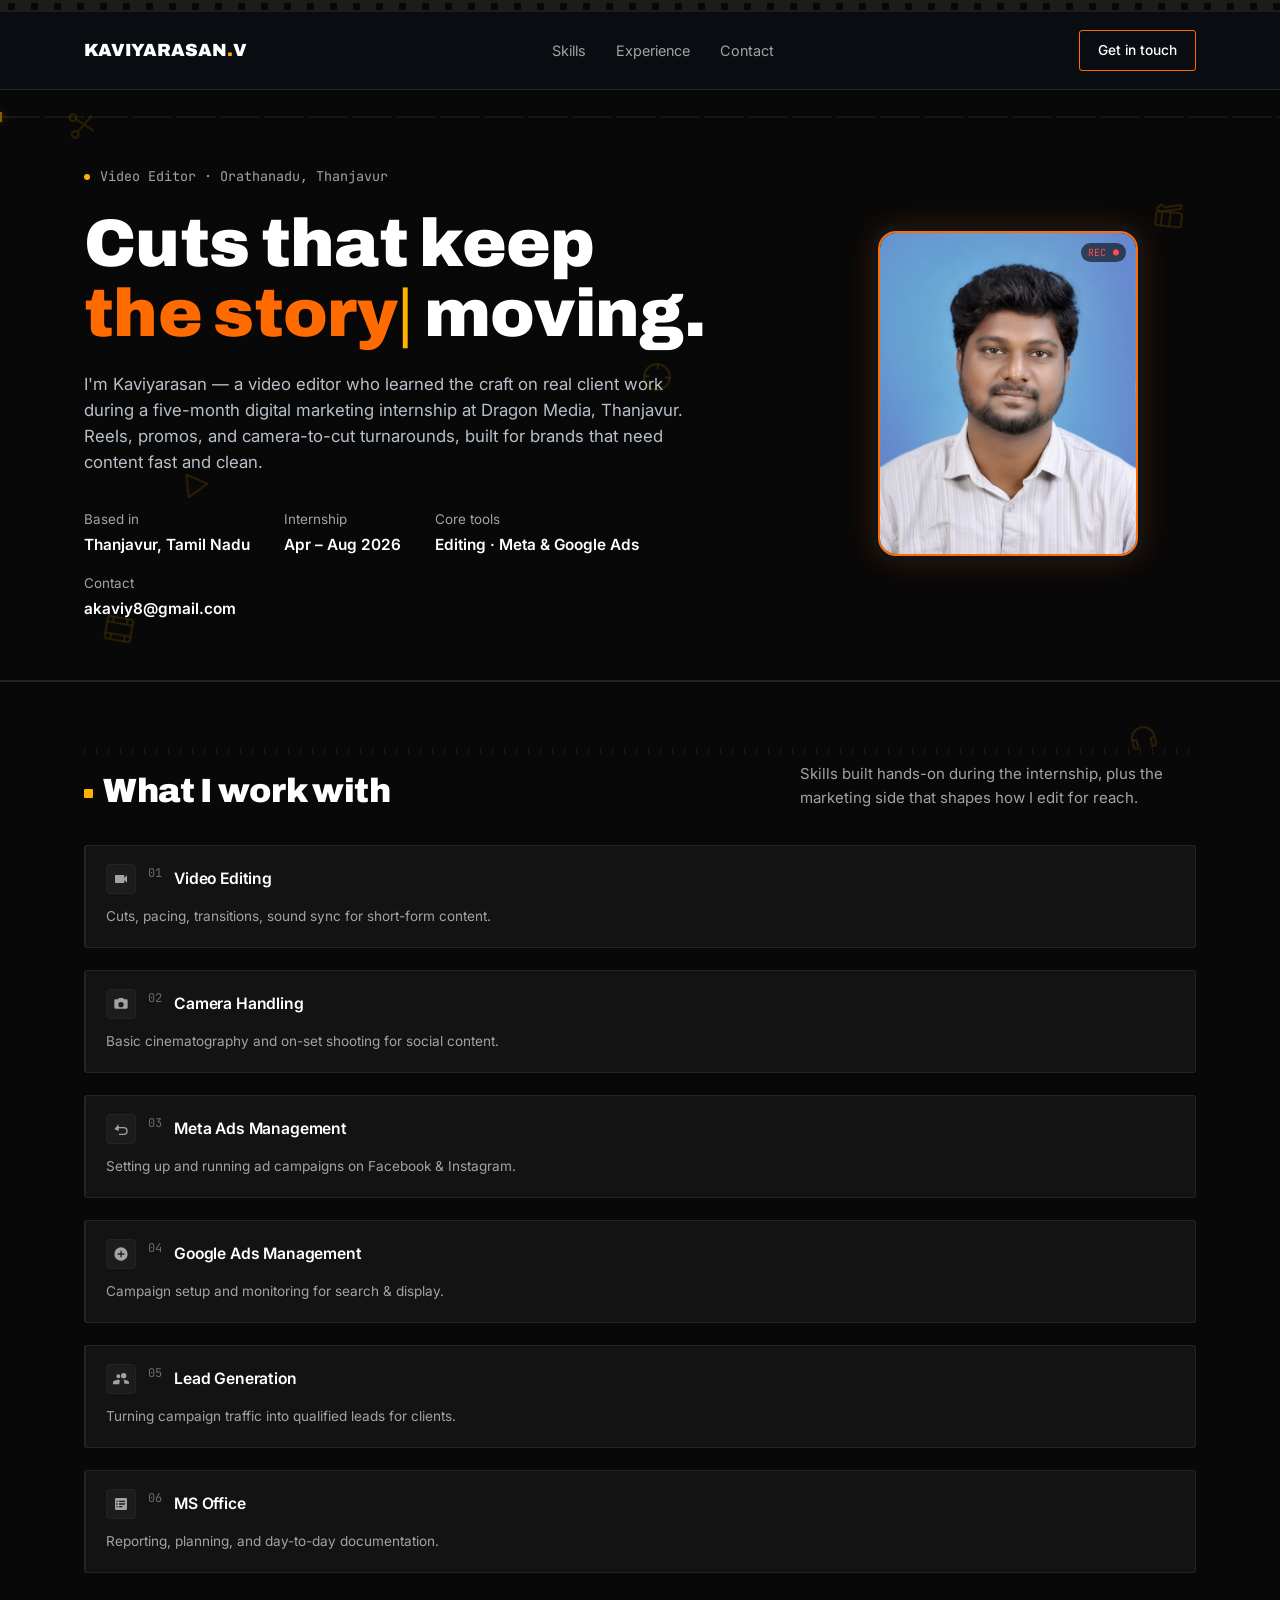
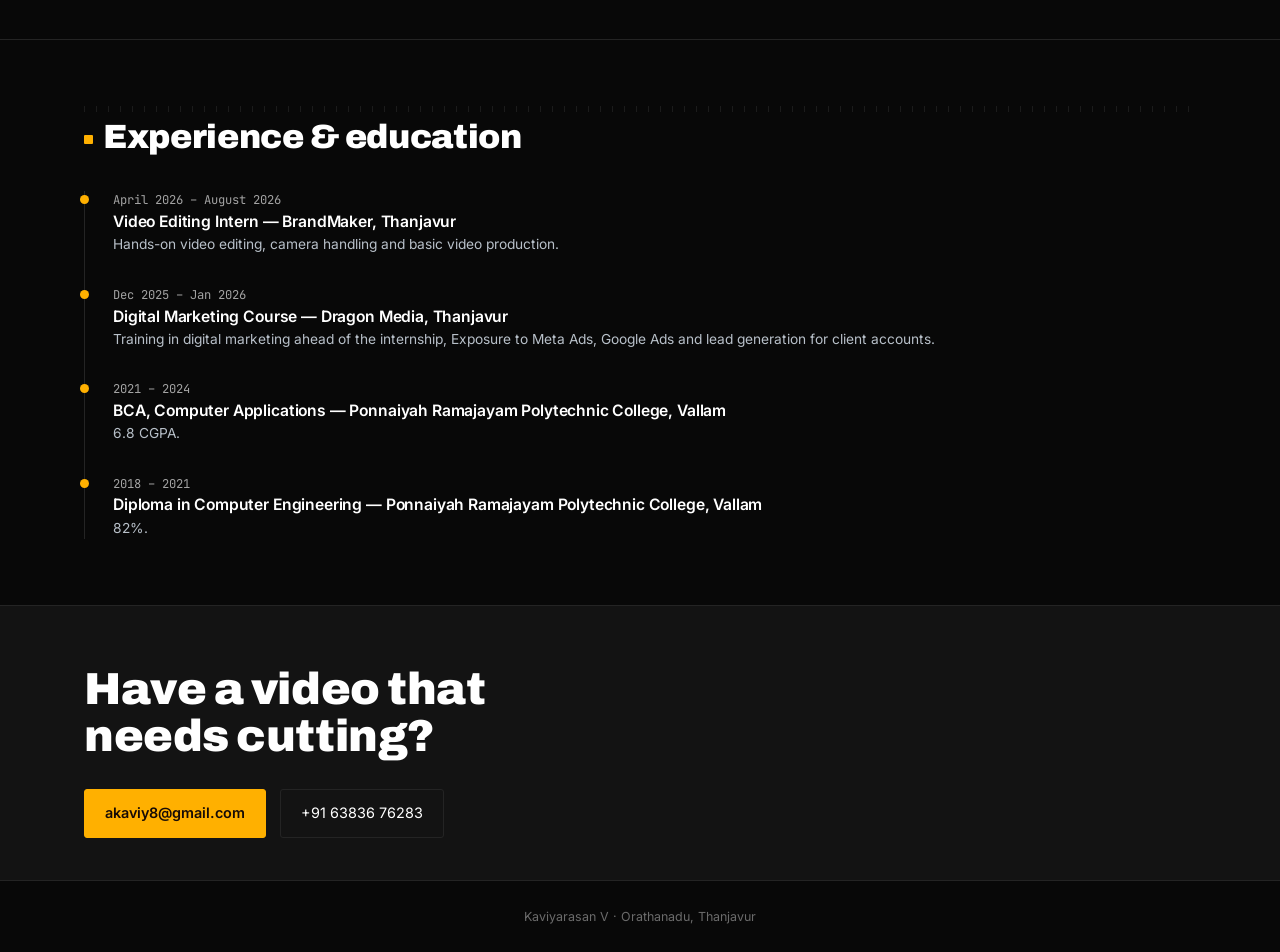
<file: index.html>
<!DOCTYPE html>
<html lang="en">
<head>
<meta charset="UTF-8">
<meta name="viewport" content="width=device-width, initial-scale=1.0">
<title>Kaviyarasan V — Video Editor</title>
<meta name="description" content="Video editor portfolio — reels, promos and camera-to-cut work by Kaviyarasan V, Thanjavur.">
<link rel="preconnect" href="https://fonts.googleapis.com">
<link rel="preconnect" href="https://fonts.gstatic.com" crossorigin>
<link href="https://fonts.googleapis.com/css2?family=Archivo:wght@500;700;900&family=Inter:wght@400;500;600&family=JetBrains+Mono:wght@500&display=swap" rel="stylesheet">
<link rel="stylesheet" href="css/style.css?v=20261008">
</head>
<body>

<!-- ===== Ambient editor-tool layer: drifts with cursor + scroll ===== -->
<div class="editor-fx" id="editorFx" aria-hidden="true">
  <svg class="efx-icon" data-depth="0.04" data-rot="-8" style="top:12%; left:5%;" viewBox="0 0 24 24"><circle cx="7" cy="6" r="2.4"/><circle cx="7" cy="18" r="2.4"/><path d="M9 7.5L20 17M9 16.5L20 7"/></svg>
  <svg class="efx-icon" data-depth="0.07" data-rot="6" style="top:22%; left:90%;" viewBox="0 0 24 24"><path d="M3 8l3-3 2 2 12-3v3L8 9.5 5 10.5 3 8z"/><rect x="3" y="10" width="18" height="10" rx="1"/><path d="M7 10v10M13 10v10"/></svg>
  <svg class="efx-icon" data-depth="0.03" data-rot="10" style="top:68%; left:8%;" viewBox="0 0 24 24"><rect x="3" y="4" width="18" height="16" rx="1"/><path d="M3 8h18M3 16h18M7 4v4M7 16v4M17 4v4M17 16v4"/></svg>
  <svg class="efx-icon" data-depth="0.06" data-rot="-14" style="top:80%; left:88%;" viewBox="0 0 24 24"><path d="M4 13a8 8 0 0 1 16 0v5a2 2 0 0 1-2 2h-1v-6h3M4 18v-5h3v6H6a2 2 0 0 1-2-2z"/></svg>
  <svg class="efx-icon" data-depth="0.05" data-rot="4" style="top:40%; left:50%;" viewBox="0 0 24 24"><circle cx="12" cy="12" r="9"/><path d="M12 3v3M12 18v3M3 12h3M18 12h3"/></svg>
  <svg class="efx-icon" data-depth="0.08" data-rot="-6" style="top:52%; left:14%;" viewBox="0 0 24 24"><path d="M6 4l14 8-14 8V4z"/></svg>
</div>

<!-- ===== Render-in loader (signature moment) ===== -->
<div class="loader" id="loader" aria-hidden="true">
  <div class="loader-inner">
    <div class="loader-label">RENDERING PORTFOLIO<span class="loader-dots">...</span></div>
    <div class="loader-bar"><div class="loader-fill" id="loaderFill"></div></div>
    <div class="loader-pct" id="loaderPct">0%</div>
  </div>
</div>

<div class="sprocket-strip" aria-hidden="true" id="sprocketStrip"></div>

<header>
  <nav class="nav">
    <div class="mark">KAVIYARASAN<span>.</span>V</div>
    <button class="nav-toggle" aria-label="Toggle menu" aria-expanded="false" id="navToggle">
      <span></span><span></span><span></span>
    </button>
    <ul id="navList">
      <li><a href="#work">Poster</a></li>
      <li><a href="#reels">Video Editing</a></li>
      <li><a href="#skills">Skills</a></li>
      <li><a href="#experience">Experience</a></li>
      <li><a href="#contact">Contact</a></li>
    </ul>
    <a class="call" href="#contact">Get in touch</a>
  </nav>
</header>

<section class="hero">
  <div class="scrubber" aria-hidden="true">
    <div class="scrubber-track"></div>
    <div class="scrubber-head"></div>
  </div>
  <div class="wrap hero-grid">
    <div>
      <div class="eyebrow-row"><span class="dot"></span> Video Editor · Orathanadu, Thanjavur</div>
      <h1>Cuts that keep<br><span class="typed-wrap">the <span id="typedWord" class="typed-word">story</span><span class="cursor">|</span></span> moving.</h1>
      <p class="sub">I'm Kaviyarasan — a video editor who learned the craft on real client work during a five-month digital marketing internship at Dragon Media, Thanjavur. Reels, promos, and camera-to-cut turnarounds, built for brands that need content fast and clean.</p>
      <div class="meta-row">
        <div>Based in<strong>Thanjavur, Tamil Nadu</strong></div>
        <div>Internship<strong>Apr – Aug 2026</strong></div>
        <div>Core tools<strong>Editing · Meta &amp; Google Ads</strong></div>
        <div>Contact<strong>akaviy8@gmail.com</strong></div>
      </div>
    </div>
    <div class="hero-visual">
      <div class="hero-photo-frame">
        <img src="assets/img/kaviyarasan.jpg" alt="Kaviyarasan V" class="hero-photo" id="heroPhoto">
        <span class="frame-tag">REC ●</span>
      </div>
    </div>
  </div>
</section>

<section id="work">
  <div class="wrap">
    <div class="section-head">
      <h2>Posters &amp; work</h2>
      <p>Posters, thumbnails and branding pieces.</p>
    </div>
    <div class="reel-grid work-grid" id="workGrid">
      
    </div>
  </div>
</section>

<section id="reels">
  <div class="wrap">
    <div class="section-head">
      <h2>Edited reels</h2>
      <p>A working sample of cuts and reels.</p>
    </div>
    <div class="reel-grid" id="reelGrid">
      <!-- video cards injected by js/main.js -->
    </div>
  </div>
</section>

<section id="skills">
  <div class="wrap">
    <div class="section-head">
      <h2>What I work with</h2>
      <p>Skills built hands-on during the internship, plus the marketing side that shapes how I edit for reach.</p>
    </div>
    <div class="skill-tracks" id="skillTracks">
      <div class="skill-track" data-level="92">
        <div class="track-head">
          <span class="track-thumb" aria-hidden="true"><svg viewBox="0 0 24 24"><path d="M17 10.5V7a1 1 0 0 0-1-1H4a1 1 0 0 0-1 1v10a1 1 0 0 0 1 1h12a1 1 0 0 0 1-1v-3.5l4 4v-11l-4 4z"/></svg></span>
          <span class="track-num">01</span><h3>Video Editing</h3>
        </div>
        <p>Cuts, pacing, transitions, sound sync for short-form content.</p>
      </div>
      <div class="skill-track" data-level="80">
        <div class="track-head">
          <span class="track-thumb" aria-hidden="true"><svg viewBox="0 0 24 24"><path d="M9 3l-1.5 2H4a2 2 0 0 0-2 2v10a2 2 0 0 0 2 2h16a2 2 0 0 0 2-2V7a2 2 0 0 0-2-2h-3.5L15 3H9zm3 6a4 4 0 1 1 0 8 4 4 0 0 1 0-8z"/></svg></span>
          <span class="track-num">02</span><h3>Camera Handling</h3>
        </div>
        <p>Basic cinematography and on-set shooting for social content.</p>
      </div>
      <div class="skill-track" data-level="75">
        <div class="track-head">
          <span class="track-thumb" aria-hidden="true"><svg viewBox="0 0 24 24"><path d="M2 12l6.5-7v4H16a6 6 0 0 1 6 6 6 6 0 0 1-6 6H9v-2h7a4 4 0 0 0 4-4 4 4 0 0 0-4-4H8.5v4L2 12z"/></svg></span>
          <span class="track-num">03</span><h3>Meta Ads Management</h3>
        </div>
        <p>Setting up and running ad campaigns on Facebook &amp; Instagram.</p>
      </div>
      <div class="skill-track" data-level="70">
        <div class="track-head">
          <span class="track-thumb" aria-hidden="true"><svg viewBox="0 0 24 24"><path d="M12 2a10 10 0 1 0 10 10A10 10 0 0 0 12 2zm5 11h-4v4h-2v-4H7v-2h4V7h2v4h4z"/></svg></span>
          <span class="track-num">04</span><h3>Google Ads Management</h3>
        </div>
        <p>Campaign setup and monitoring for search &amp; display.</p>
      </div>
      <div class="skill-track" data-level="78">
        <div class="track-head">
          <span class="track-thumb" aria-hidden="true"><svg viewBox="0 0 24 24"><path d="M16 11a4 4 0 1 0-4-4 4 4 0 0 0 4 4zM8 11a3 3 0 1 0-3-3 3 3 0 0 0 3 3zm0 2c-2.7 0-8 1.34-8 4v3h9.5v-2.5c0-1.2.6-2.27 1.6-3.16A15.6 15.6 0 0 0 8 13zm8 0c-.3 0-.63.02-1 .05 1.24.9 2 2.09 2 3.45V19h7v-2c0-2.66-5.3-4-8-4z"/></svg></span>
          <span class="track-num">05</span><h3>Lead Generation</h3>
        </div>
        <p>Turning campaign traffic into qualified leads for clients.</p>
      </div>
      <div class="skill-track" data-level="88">
        <div class="track-head">
          <span class="track-thumb" aria-hidden="true"><svg viewBox="0 0 24 24"><path d="M19 3H5a2 2 0 0 0-2 2v14a2 2 0 0 0 2 2h14a2 2 0 0 0 2-2V5a2 2 0 0 0-2-2zM7 17H5v-2h2zm0-4H5v-2h2zm0-4H5V7h2zm7 8H9v-2h5zm3-4H9v-2h10zm0-4H9V7h10z"/></svg></span>
          <span class="track-num">06</span><h3>MS Office</h3>
        </div>
        <p>Reporting, planning, and day-to-day documentation.</p>
      </div>
    </div>
  </div>
</section>

<section id="experience">
  <div class="wrap">
    <div class="section-head">
      <h2>Experience &amp; education</h2>
    </div>
    <div class="timeline">
      <div class="t-item">
        <div class="t-date">April 2026 – August 2026</div>
        <h3> Video Editing Intern — BrandMaker, Thanjavur</h3>
        <p>Hands-on video editing, camera handling and basic video production.</p>
      </div>
      <div class="t-item">
        <div class="t-date">Dec 2025 – Jan 2026</div>
        <h3>Digital Marketing Course — Dragon Media, Thanjavur</h3>
        <p> Training in digital marketing ahead of the internship, Exposure to Meta Ads, Google Ads and lead generation for client accounts.</p>
      </div>
      <div class="t-item">
        <div class="t-date">2021 – 2024</div>
        <h3>BCA, Computer Applications — Ponnaiyah Ramajayam Polytechnic College, Vallam</h3>
        <p>6.8 CGPA.</p>
      </div>
      <div class="t-item">
        <div class="t-date">2018 – 2021</div>
        <h3>Diploma in Computer Engineering — Ponnaiyah Ramajayam Polytechnic College, Vallam</h3>
        <p>82%.</p>
      </div>
    </div>
  </div>
</section>

<div class="contact-band" id="contact">
  <div class="wrap">
    <h2>Have a video that needs cutting?</h2>
    <div class="contact-links">
      <a class="primary" href="mailto:akaviy8@gmail.com">akaviy8@gmail.com</a>
      <a href="tel:6383676283">+91 63836 76283</a>
    </div>
  </div>
</div>

<footer>Kaviyarasan V · Orathanadu, Thanjavur </footer>

<script src="js/main.js?v=20261008"></script>
</body>
</html>
</file>
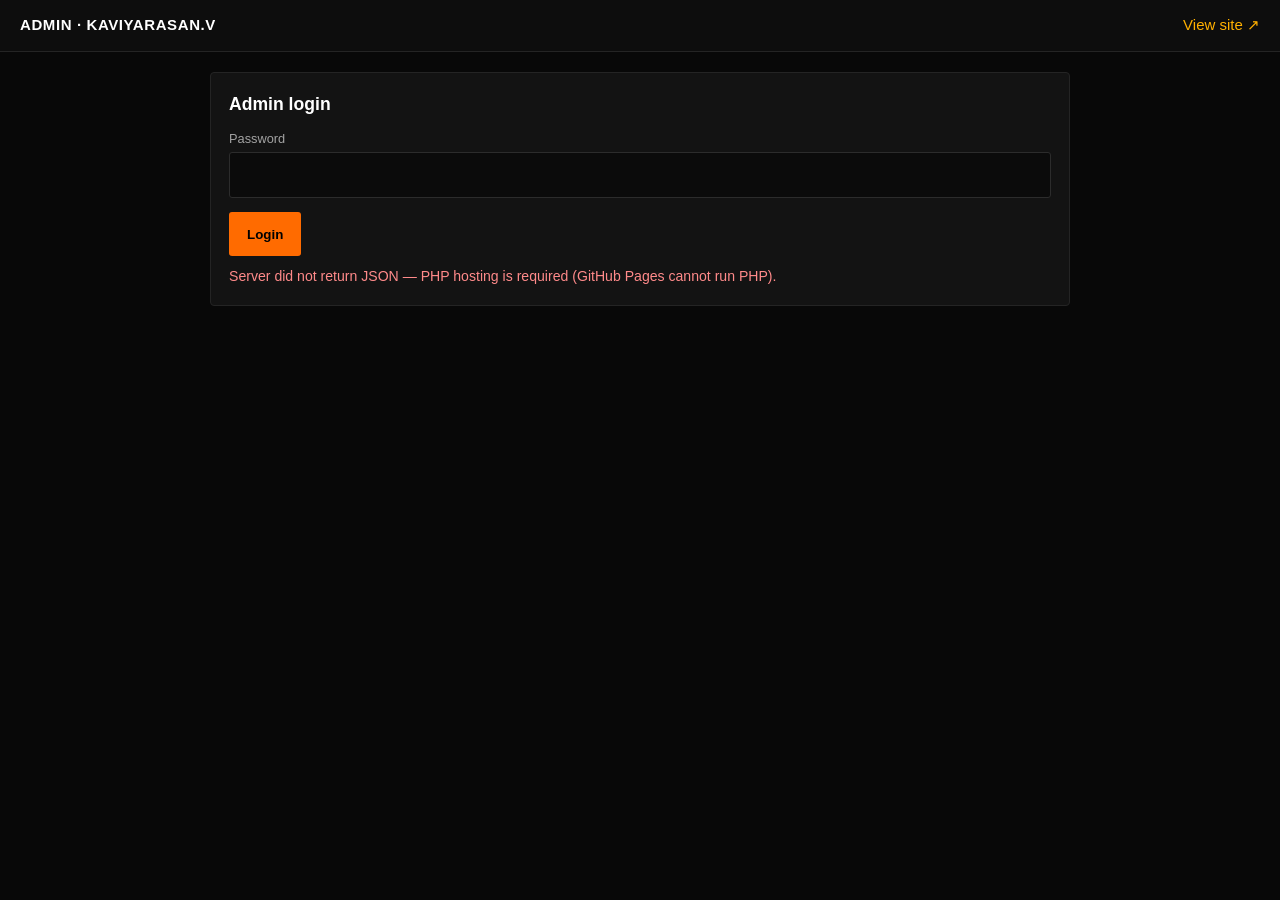
<file: admin.html>
<!DOCTYPE html>
<html lang="en">
<head>
<meta charset="UTF-8">
<meta name="viewport" content="width=device-width, initial-scale=1.0">
<meta name="robots" content="noindex,nofollow">
<title>Admin — Kaviyarasan V</title>
<style>
*{box-sizing:border-box}
body{margin:0;background:#080808;color:#fff;font:15px/1.5 Inter,Arial,sans-serif}
header{display:flex;justify-content:space-between;align-items:center;padding:14px 20px;border-bottom:1px solid #242424;background:#0d0d0d}
header b{letter-spacing:.04em} header a,header button{color:#FFB000;background:none;border:0;font:inherit;cursor:pointer;text-decoration:none;margin-left:14px}
main{max-width:900px;margin:0 auto;padding:20px}
.card{background:#131313;border:1px solid #242424;border-radius:4px;padding:18px;margin-bottom:20px}
h2{margin:0 0 12px;font-size:1.1rem} h3{margin:0;font-size:.95rem}
label{display:block;font-size:.8rem;color:#A3A3A3;margin:10px 0 4px}
input[type=text],input[type=password],input[type=url],textarea{width:100%;padding:10px;background:#0b0b0b;border:1px solid #2c2c2c;border-radius:3px;color:#fff;font:inherit}
input[type=file]{width:100%;color:#A3A3A3;font-size:.85rem}
textarea{min-height:64px;resize:vertical}
.btn{margin-top:14px;padding:10px 18px;background:#FF6B00;border:0;border-radius:3px;color:#000;font-weight:700;cursor:pointer}
.btn:disabled{opacity:.5;cursor:wait} .btn.ghost{background:#222;color:#fff}
.btn.del{background:#3a1010;color:#ff8a8a;margin:0;padding:6px 12px}
.row{display:flex;gap:12px;flex-wrap:wrap} .row>*{flex:1;min-width:180px}
.msg{margin-top:10px;font-size:.88rem;min-height:1.2em} .ok{color:#6fdc8c} .err{color:#ff8a8a}
.list{display:grid;gap:10px;margin-top:14px}
.item{display:flex;gap:12px;align-items:center;background:#0b0b0b;border:1px solid #242424;padding:8px;border-radius:3px}
.item img,.item .vthumb{width:64px;height:64px;object-fit:cover;border-radius:3px;background:#222;flex:none;display:flex;align-items:center;justify-content:center;font-size:.7rem;color:#A3A3A3}
.item .meta{flex:1;min-width:0} .item .meta small{color:#A3A3A3;display:block;white-space:nowrap;overflow:hidden;text-overflow:ellipsis}
.bar{height:6px;background:#222;border-radius:3px;margin-top:10px;overflow:hidden;display:none}.bar i{display:block;height:100%;width:0;background:#FF6B00}
.hint{color:#A3A3A3;font-size:.82rem;margin:6px 0 0}
.seg label{display:inline-flex;align-items:center;gap:6px;margin:0 14px 0 0;color:#fff;font-size:.9rem}
#panel{display:none}
/* ---- phone usability (theme unchanged) ---- */
input[type=text],input[type=password],input[type=url],textarea{font-size:16px}
.btn{min-height:44px;touch-action:manipulation}
.bar{height:10px}
@media (max-width:600px){
  header{padding:12px 14px} main{padding:14px}
  .card{padding:14px}
  .row>*{min-width:100%}
  .btn{width:100%} .btn.del{width:auto}
  .item{flex-wrap:wrap} .item .meta{flex:1 1 140px}
}

</style>
</head>
<body>
<header><b>ADMIN · KAVIYARASAN.V</b><span><a href="index.html" target="_blank">View site ↗</a><button id="logoutBtn" style="display:none">Logout</button></span></header>
<main>

<div class="card" id="loginCard">
  <h2>Admin login</h2>
  <div id="cfgWarn" class="msg err" style="display:none">Set your own password in <code>config.php</code> (ADMIN_PASSWORD) and re-upload it, then reload this page.</div>
  <label for="pw">Password</label>
  <input type="password" id="pw" autocomplete="current-password">
  <button class="btn" id="loginBtn">Login</button>
  <div class="msg" id="loginMsg"></div>
</div>

<div id="panel">

  <div class="card">
    <h2>Profile photo</h2>
    <div class="row" style="align-items:center">
      <img id="curPhoto" src="assets/img/kaviyarasan.jpg" alt="" style="max-width:110px;flex:none;border-radius:3px">
      <div>
        <input type="file" id="photoFile" accept="image/*">
        <button class="btn" id="photoBtn">Upload photo</button>
        <button class="btn ghost" id="photoReset">Use default photo</button>
        <div class="msg" id="photoMsg"></div>
      </div>
    </div>
  </div>

  <div class="card">
    <h2>Posters &amp; work</h2>
    <div class="row">
      <div><label>Title *</label><input type="text" id="wTitle" maxlength="120"></div>
      <div><label>Category</label><input type="text" id="wCat" maxlength="60" placeholder="Posters"></div>
    </div>
    <label>Description</label><textarea id="wDesc" maxlength="300"></textarea>
    <label>Image *</label><input type="file" id="wFile" accept="image/*">
    <button class="btn" id="wBtn">Add poster</button>
    <div class="msg" id="wMsg"></div>
    <div class="list" id="wList"></div>
  </div>

  <div class="card">
    <h2>Videos / reels</h2>
    <div class="row">
      <div><label>Title *</label><input type="text" id="vTitle" maxlength="120"></div>
      <div><label>Category</label><input type="text" id="vCat" maxlength="60" placeholder="Reel"></div>
    </div>
    <label>Description</label><textarea id="vDesc" maxlength="300"></textarea>
    <div class="seg" style="margin-top:12px">
      <label><input type="radio" name="vmode" value="file" checked> Upload video file</label>
      <label><input type="radio" name="vmode" value="link"> Instagram / YouTube link</label>
    </div>
    <div id="vFileBox"><label>Video file (MP4 recommended)</label><input type="file" id="vFile" accept="video/*,.mp4,.m4v,.mov,.webm"></div>
    <div id="vLinkBox" style="display:none"><label>Link</label><input type="url" id="vLink" placeholder="https://www.instagram.com/reel/..."></div>
    <label>Thumbnail image (optional)</label><input type="file" id="vPoster" accept="image/*">
    <p class="hint">Tip: MP4 (H.264) plays on every phone. Videos up to 900 MB are uploaded in small pieces, so keep the screen on until it finishes.</p>
    <button class="btn" id="vBtn">Add video</button>
    <div class="bar" id="vBar"><i></i></div>
    <div class="msg" id="vMsg"></div>
    <div class="list" id="vList"></div>
  </div>

</div>
</main>

<script>
const $ = id => document.getElementById(id);
let CSRF = '';

function setMsg(el, text, ok){ el.textContent = text || ''; el.className = 'msg ' + (text ? (ok ? 'ok' : 'err') : ''); }

function xhr(action, fd, onProgress){
  return new Promise((resolve, reject) => {
    const x = new XMLHttpRequest();
    x.open('POST', 'api.php?action=' + action);
    x.withCredentials = true;
    x.timeout = 0;
    if (onProgress) x.upload.onprogress = e => { if (e.lengthComputable) onProgress(e.loaded / e.total); };
    x.onerror = () => reject(new Error('Network error. Check your connection.'));
    x.onload = () => {
      let j; try { j = JSON.parse(x.responseText); } catch (e) { return reject(new Error('Server did not return JSON — PHP hosting is required (GitHub Pages cannot run PHP).')); }
      j.ok ? resolve(j) : reject(new Error(j.error || 'Something went wrong.'));
    };
    x.send(fd);
  });
}
async function getJSON(action){
  const r = await fetch('api.php?action=' + action, { credentials: 'same-origin', cache: 'no-store' });
  let j; try { j = await r.json(); } catch (e) { throw new Error('Server did not return JSON — PHP hosting is required (GitHub Pages cannot run PHP).'); }
  return j;
}
function form(obj){ const fd = new FormData(); fd.append('csrf', CSRF); for (const k in obj) if (obj[k] !== null && obj[k] !== undefined) fd.append(k, obj[k]); return fd; }

/* shrink big photos in the browser so uploads stay fast (posters keep high quality) */
function shrinkImage(file, max = 2000){
  return new Promise(res => {
    if (!file || !file.type.startsWith('image/') || file.type === 'image/gif') return res(file);
    const img = new Image(), u = URL.createObjectURL(file);
    img.onload = () => {
      URL.revokeObjectURL(u);
      const w = img.naturalWidth, h = img.naturalHeight;
      if (Math.max(w, h) <= max && file.size < 4 * 1048576) return res(file);
      const s = Math.min(1, max / Math.max(w, h));
      const c = document.createElement('canvas'); c.width = Math.round(w * s); c.height = Math.round(h * s);
      c.getContext('2d').drawImage(img, 0, 0, c.width, c.height);
      const png = file.type === 'image/png';
      c.toBlob(b => res(b ? new File([b], png ? 'image.png' : 'image.jpg', { type: png ? 'image/png' : 'image/jpeg' }) : file), png ? 'image/png' : 'image/jpeg', 0.9);
    };
    img.onerror = () => { URL.revokeObjectURL(u); res(file); };
    img.src = u;
  });
}

/* ---------- big video upload: 4 MB pieces, auto-retry, works on any phone/host ---------- */
const CHUNK = 4 * 1048576, MAX_VIDEO = 900 * 1048576;
let wakeLock = null;
async function keepAwake(on){
  try{
    if (on && 'wakeLock' in navigator) wakeLock = await navigator.wakeLock.request('screen');
    else if (!on && wakeLock){ await wakeLock.release(); wakeLock = null; }
  }catch(e){}
}
const sleep = ms => new Promise(r => setTimeout(r, ms));
function randomId(){ const a = new Uint8Array(12); (crypto || window.msCrypto).getRandomValues(a); return Array.from(a, b => b.toString(16).padStart(2, '0')).join(''); }

async function uploadVideoChunked(file, onProgress){
  if (file.size > MAX_VIDEO) throw new Error('Video is bigger than 900 MB. Compress it first.');
  const id = randomId(), total = Math.max(1, Math.ceil(file.size / CHUNK));
  let path = null;
  for (let i = 0; i < total; i++){
    const piece = file.slice(i * CHUNK, Math.min(file.size, (i + 1) * CHUNK));
    let ok = false, lastErr;
    for (let t = 0; t < 6 && !ok; t++){
      try{
        const fd = form({ upload_id: id, index: i, total: total, filename: file.name });
        fd.append('chunk', piece, 'part.bin');
        const j = await xhr('chunk', fd, p => onProgress((i + p) / total));
        if (j.done) path = j.path;
        ok = true;
      }catch(e){
        lastErr = e;
        if (/log in|Session expired|too large|Unsupported|missing|bigger/i.test(e.message)) throw e; // not a network problem
        await sleep(1500 * (t + 1));      // weak mobile network: wait and retry this piece
      }
    }
    if (!ok) throw lastErr || new Error('Upload failed. Check your connection and try again.');
    onProgress((i + 1) / total);
  }
  if (!path) throw new Error('Server did not finish the video. Try again.');
  return path;
}

/* ---------- login ---------- */
async function init(){
  try{
    const me = await getJSON('me');
    CSRF = me.csrf;
    if (!me.configured) $('cfgWarn').style.display = 'block';
    if (me.admin) showPanel();
  }catch(e){ setMsg($('loginMsg'), e.message, false); }
}
function showPanel(){
  $('loginCard').style.display = 'none'; $('panel').style.display = 'block'; $('logoutBtn').style.display = 'inline';
  refresh();
}
$('loginBtn').onclick = async () => {
  const b = $('loginBtn'); b.disabled = true; setMsg($('loginMsg'), '');
  try{
    const fd = new FormData(); fd.append('password', $('pw').value);
    const j = await xhr('login', fd); CSRF = j.csrf; $('pw').value = ''; showPanel();
  }catch(e){ setMsg($('loginMsg'), e.message, false); }
  b.disabled = false;
};
$('pw').addEventListener('keydown', e => { if (e.key === 'Enter') $('loginBtn').click(); });
$('logoutBtn').onclick = async () => { try{ await xhr('logout', form({})); }catch(e){} location.reload(); };

/* ---------- lists ---------- */
function itemRow(thumb, title, sub, onDelete){
  const row = document.createElement('div'); row.className = 'item';
  row.appendChild(thumb);
  const meta = document.createElement('div'); meta.className = 'meta';
  const h = document.createElement('h3'); h.textContent = title;
  const s = document.createElement('small'); s.textContent = sub;
  meta.appendChild(h); meta.appendChild(s); row.appendChild(meta);
  const d = document.createElement('button'); d.className = 'btn del'; d.textContent = 'Delete'; d.onclick = onDelete; row.appendChild(d);
  return row;
}
async function refresh(){
  const d = await getJSON('list');
  $('curPhoto').src = d.photo || 'assets/img/kaviyarasan.jpg';

  const wl = $('wList'); wl.innerHTML = '';
  (d.work || []).forEach(w => {
    const img = document.createElement('img'); img.src = w.image; img.alt = '';
    wl.appendChild(itemRow(img, w.title, w.category || '', async () => {
      if (!confirm('Delete this poster?')) return;
      try{ await xhr('delete_work', form({ id: w.id })); refresh(); }catch(e){ setMsg($('wMsg'), e.message, false); }
    }));
  });

  const vl = $('vList'); vl.innerHTML = '';
  (d.videos || []).forEach(v => {
    let thumb;
    if (v.poster_url){ thumb = document.createElement('img'); thumb.src = v.poster_url; thumb.alt = ''; }
    else { thumb = document.createElement('div'); thumb.className = 'vthumb'; thumb.textContent = /^https?:/i.test(v.video_url) ? 'LINK' : 'VIDEO'; }
    vl.appendChild(itemRow(thumb, v.title, v.video_url, async () => {
      if (!confirm('Delete this video?')) return;
      try{ await xhr('delete_video', form({ id: v.id })); refresh(); }catch(e){ setMsg($('vMsg'), e.message, false); }
    }));
  });
}

/* ---------- photo ---------- */
$('photoBtn').onclick = async () => {
  const f = $('photoFile').files[0]; if (!f) return setMsg($('photoMsg'), 'Choose a photo first.', false);
  const b = $('photoBtn'); b.disabled = true; setMsg($('photoMsg'), 'Uploading…', true);
  try{
    const img = await shrinkImage(f);
    await xhr('set_photo', form({ photo: img }));
    $('photoFile').value = ''; setMsg($('photoMsg'), 'Photo updated ✓', true); refresh();
  }catch(e){ setMsg($('photoMsg'), e.message, false); }
  b.disabled = false;
};
$('photoReset').onclick = async () => {
  try{ await xhr('reset_photo', form({})); setMsg($('photoMsg'), 'Default photo restored ✓', true); refresh(); }
  catch(e){ setMsg($('photoMsg'), e.message, false); }
};

/* ---------- work ---------- */
$('wBtn').onclick = async () => {
  const f = $('wFile').files[0];
  if (!$('wTitle').value.trim()) return setMsg($('wMsg'), 'Title is required.', false);
  if (!f) return setMsg($('wMsg'), 'Choose an image.', false);
  const b = $('wBtn'); b.disabled = true; setMsg($('wMsg'), 'Uploading…', true);
  try{
    const img = await shrinkImage(f);
    const fd = form({ title: $('wTitle').value, category: $('wCat').value, description: $('wDesc').value });
    fd.append('image', img);
    await xhr('add_work', fd);
    ['wTitle','wCat','wDesc','wFile'].forEach(i => $(i).value = '');
    setMsg($('wMsg'), 'Poster added ✓ — it is live for everyone now.', true); refresh();
  }catch(e){ setMsg($('wMsg'), e.message, false); }
  b.disabled = false;
};

/* ---------- videos ---------- */
document.querySelectorAll('input[name=vmode]').forEach(r => r.onchange = () => {
  const link = document.querySelector('input[name=vmode]:checked').value === 'link';
  $('vFileBox').style.display = link ? 'none' : 'block'; $('vLinkBox').style.display = link ? 'block' : 'none';
});
$('vBtn').onclick = async () => {
  const link = document.querySelector('input[name=vmode]:checked').value === 'link';
  if (!$('vTitle').value.trim()) return setMsg($('vMsg'), 'Title is required.', false);
  const vf = $('vFile').files[0];
  if (!link && !vf) return setMsg($('vMsg'), 'Choose a video file.', false);
  if (!link && vf.size > MAX_VIDEO) return setMsg($('vMsg'), 'Video is bigger than 900 MB. Compress it first.', false);
  if (link && !$('vLink').value.trim()) return setMsg($('vMsg'), 'Paste a link.', false);
  const b = $('vBtn'); b.disabled = true; setMsg($('vMsg'), 'Uploading… 0%', true);
  const bar = $('vBar'); bar.style.display = 'block'; bar.firstElementChild.style.width = '0';
  const show = p => { const n = Math.round(p * 100); bar.firstElementChild.style.width = n + '%'; setMsg($('vMsg'), 'Uploading… ' + n + '%  (keep this screen open)', true); };
  try{
    await keepAwake(true);
    let path = '';
    if (!link) path = await uploadVideoChunked(vf, show);
    setMsg($('vMsg'), 'Saving…', true);
    const fd = form({ title: $('vTitle').value, category: $('vCat').value, description: $('vDesc').value, video_link: link ? $('vLink').value : '', video_path: path });
    const pf = $('vPoster').files[0]; if (pf) fd.append('poster', await shrinkImage(pf));
    await xhr('add_video', fd);
    ['vTitle','vCat','vDesc','vFile','vLink','vPoster'].forEach(i => $(i).value = '');
    setMsg($('vMsg'), 'Video added ✓ — it is live for everyone now.', true); refresh();
  }catch(e){ setMsg($('vMsg'), e.message, false); }
  await keepAwake(false);
  bar.style.display = 'none'; b.disabled = false;
};

init();
</script>
</body>
</html>
</file>
<file: css/style.css>
/* ==========================================================
   Kaviyarasan V — Video Editor Portfolio
   Theme: pure black / fire-orange grade — high-contrast editing look
   ========================================================== */

:root{
  --bg:#080808;
  --panel:#131313;
  --panel-2:#1c1c1c;
  --paper:#FFFFFF;
  --muted:#A3A3A3;
  --muted-2:#6b6b6b;
  --teal:#FF6B00;
  --teal-dim:#8a3900;
  --orange:#FFB000;
  --orange-dim:#8a5f00;
  --line:#242424;
  --max:1160px;
  --radius:3px;
}

*{box-sizing:border-box; margin:0; padding:0;}
html{scroll-behavior:smooth;}
body{
  background:var(--bg);
  color:var(--paper);
  font-family:'Inter', sans-serif;
  line-height:1.55;
  -webkit-font-smoothing:antialiased;
  overflow-x:hidden;
}
h1,h2,h3,.display{
  font-family:'Archivo', sans-serif;
  font-weight:900;
  letter-spacing:-0.01em;
  line-height:1.04;
}
a{color:inherit;}
img{max-width:100%; display:block;}
.wrap{max-width:var(--max); margin:0 auto; padding:0 24px;}

a:focus-visible, button:focus-visible{
  outline:2px solid var(--teal);
  outline-offset:3px;
}

@media (prefers-reduced-motion: reduce){
  *{animation:none !important; transition:none !important;}
  .loader{display:none !important;}
}

/* ===================== Loader (signature moment) ===================== */
.loader{
  position:fixed; inset:0; z-index:999;
  background:var(--bg);
  display:flex; align-items:center; justify-content:center;
  transition:opacity .5s ease, visibility .5s ease;
}
.loader.done{opacity:0; visibility:hidden; pointer-events:none;}
.loader-inner{width:min(320px, 70vw); text-align:center;}
.loader-label{
  font-family:'JetBrains Mono', monospace;
  font-size:0.72rem;
  color:var(--muted);
  letter-spacing:0.06em;
  margin-bottom:14px;
}
.loader-dots{color:var(--orange);}
.loader-bar{
  height:3px; background:var(--panel-2);
  border-radius:2px; overflow:hidden;
  position:relative;
}
.loader-fill{
  height:100%; width:0%;
  background:linear-gradient(90deg, var(--teal), var(--orange));
  transition:width .12s linear;
}
.loader-pct{
  margin-top:10px;
  font-family:'JetBrains Mono', monospace;
  font-size:0.75rem;
  color:var(--paper);
}

/* ===================== Sprocket strip ===================== */
.sprocket-strip{
  display:flex;
  height:12px;
  background:var(--panel-2);
  overflow:hidden;
}
.sprocket-strip span{
  flex:0 0 auto;
  width:7px; height:7px;
  margin:2.5px 8px;
  background:var(--bg);
  border-radius:1px;
}

/* ===================== Header / nav ===================== */
header{
  position:sticky; top:0; z-index:50;
  background:rgba(11,15,20,0.9);
  backdrop-filter:blur(8px);
  border-bottom:1px solid var(--line);
}
.nav{
  display:flex; align-items:center; justify-content:space-between;
  padding:18px 24px;
  max-width:var(--max); margin:0 auto;
}
.nav .mark{font-family:'Archivo'; font-weight:900; font-size:1.1rem;}
.nav .mark span{color:var(--orange);}
.nav ul{list-style:none; display:flex; gap:30px;}
.nav a{text-decoration:none; font-size:0.9rem; color:var(--muted); transition:color .15s;}
.nav a:hover{color:var(--teal);}
.nav .call{
  border:1px solid var(--teal);
  color:var(--paper);
  padding:9px 18px;
  border-radius:var(--radius);
  text-decoration:none;
  font-size:0.86rem;
  font-weight:500;
  white-space:nowrap;
  transition:background .15s, color .15s;
}
.nav .call:hover{background:var(--teal); color:#08110F;}

.nav-toggle{
  display:none; flex-direction:column; justify-content:center; gap:5px;
  background:none; border:none; cursor:pointer; padding:6px;
}
.nav-toggle span{width:22px; height:2px; background:var(--paper); display:block; transition:transform .2s, opacity .2s;}
.nav-toggle.open span:nth-child(1){transform:translateY(7px) rotate(45deg);}
.nav-toggle.open span:nth-child(2){opacity:0;}
.nav-toggle.open span:nth-child(3){transform:translateY(-7px) rotate(-45deg);}

@media (max-width:760px){
  .nav ul{
    position:fixed; top:59px; left:0; right:0;
    flex-direction:column; gap:0;
    background:var(--panel);
    border-bottom:1px solid var(--line);
    max-height:0; overflow:hidden;
    transition:max-height .3s ease;
  }
  .nav ul.open{max-height:320px;}
  .nav ul li{border-top:1px solid var(--line);}
  .nav ul a{display:block; padding:16px 24px;}
  .nav-toggle{display:flex;}
  .nav .call{display:none;}
}

/* ===================== Hero ===================== */
.hero{
  position:relative;
  padding:76px 0 60px;
  border-bottom:1px solid var(--line);
  overflow:hidden;
}
.hero-grid{
  display:grid;
  grid-template-columns:1.3fr 0.7fr;
  gap:40px;
  align-items:center;
}
@media (max-width:900px){ .hero-grid{grid-template-columns:1fr;} }

/* decorative timeline scrubber */
.scrubber{
  position:absolute; top:26px; left:0; right:0;
  height:2px;
  opacity:0.5;
}
.scrubber-track{
  position:absolute; inset:0;
  background:repeating-linear-gradient(90deg, var(--line) 0 40px, transparent 40px 44px);
}
.scrubber-head{
  position:absolute; top:-4px;
  width:2px; height:10px;
  background:var(--orange);
  box-shadow:0 0 8px var(--orange);
  animation:scrub 9s linear infinite;
}
@keyframes scrub{
  0%{left:0%;}
  50%{left:97%;}
  100%{left:0%;}
}

.hero .eyebrow-row{
  display:flex; align-items:center; gap:10px;
  color:var(--muted); font-size:0.84rem; margin-bottom:22px;
  font-family:'JetBrains Mono', monospace;
}
.hero .eyebrow-row .dot{
  width:6px; height:6px; background:var(--orange); border-radius:50%;
  animation:pulse-dot 2s ease-in-out infinite;
}
@keyframes pulse-dot{
  0%,100%{opacity:1; box-shadow:0 0 0 0 rgba(255,106,57,0.5);}
  50%{opacity:0.6; box-shadow:0 0 0 4px rgba(255,106,57,0);}
}
.hero h1{
  font-size:clamp(2.3rem, 5.6vw, 4.2rem);
}
.typed-wrap{color:var(--teal); display:inline-block;}
.cursor{
  display:inline-block;
  color:var(--orange);
  animation:blink 1s step-end infinite;
  font-weight:400;
}
@keyframes blink{ 50%{opacity:0;} }

.hero .sub{
  margin-top:22px;
  max-width:56ch;
  color:#B8C0C9;
  font-size:1.05rem;
}
.hero .meta-row{
  margin-top:34px;
  display:flex; flex-wrap:wrap; gap:16px 34px;
}
.hero .meta-row div{font-size:0.84rem; color:var(--muted);}
.hero .meta-row strong{display:block; color:var(--paper); font-size:0.96rem; font-weight:600; margin-top:3px;}

/* ===================== Hero visual: photo only ===================== */
.hero-visual{
  display:flex; flex-direction:column; align-items:center; gap:18px;
}
.hero-photo-frame{
  position:relative;
  width:min(260px, 62vw);
  aspect-ratio:4/5;
  border-radius:18px;
  overflow:hidden;
  border:2px solid var(--teal);
  box-shadow:0 0 0 6px var(--panel), 0 0 34px rgba(255,107,0,0.25);
  transition:box-shadow .3s ease, transform .3s ease;
}
.hero-photo-frame:hover{
  transform:translateY(-3px);
  box-shadow:0 0 0 6px var(--panel), 0 0 44px rgba(255,107,0,0.4);
}
.hero-photo{width:100%; height:100%; object-fit:cover; object-position:center 15%;}
.frame-tag{
  position:absolute; top:10px; right:10px;
  font-family:'JetBrains Mono', monospace;
  font-size:0.62rem;
  color:#FF4D4D;
  background:rgba(8,8,8,0.6);
  padding:2px 7px;
  border-radius:10px;
  letter-spacing:0.03em;
  animation:pulse-dot 2s ease-in-out infinite;
}

/* ===================== Ambient editor-tool layer ===================== */
.editor-fx{
  position:fixed;
  inset:0;
  pointer-events:none;
  z-index:1;
  overflow:hidden;
}
.efx-icon{
  position:absolute;
  width:34px; height:34px;
  fill:none;
  stroke:var(--orange);
  stroke-width:1.3;
  stroke-linecap:round;
  stroke-linejoin:round;
  opacity:0.16;
  mix-blend-mode:screen;
  transition:transform .15s linear;
  will-change:transform;
}
@media (max-width:760px){
  .efx-icon{width:24px; height:24px; opacity:0.1;}
  .efx-icon:nth-child(4), .efx-icon:nth-child(5){display:none;}
}

/* ===================== Section shell ===================== */
section{padding:66px 0;}
section + section{border-top:1px solid var(--line);}
.section-head{
  display:flex; justify-content:space-between; align-items:flex-end;
  gap:20px; margin-bottom:36px; flex-wrap:wrap;
  position:relative;
  padding-top:14px;
}
.section-head::before{
  content:'';
  position:absolute; top:0; left:0; right:0;
  height:6px;
  background:repeating-linear-gradient(90deg, var(--line) 0 1px, transparent 1px 12px);
  opacity:0.7;
}
.section-head h2{font-size:clamp(1.55rem, 3.6vw, 2.1rem); position:relative;}
.section-head h2::before{
  content:'';
  display:inline-block;
  width:9px; height:9px;
  background:var(--orange);
  margin-right:10px;
  border-radius:1px;
  vertical-align:middle;
}
.section-head p{color:var(--muted); max-width:44ch; font-size:0.94rem;}

/* ===================== Reel grid ===================== */
.reel-grid{
  display:grid;
  grid-template-columns:repeat(3, 1fr);
  gap:20px;
}
@media (max-width:1024px){ .reel-grid{grid-template-columns:repeat(2, 1fr);} }
@media (max-width:600px){ .reel-grid{grid-template-columns:1fr;} }

.reel-card{
  background:var(--panel);
  border:1px solid var(--line);
  border-radius:var(--radius);
  overflow:hidden;
  display:flex; flex-direction:column;
  clip-path:inset(0 0 0 0);
  opacity:1;
  transition:border-color .25s ease, transform .25s ease, box-shadow .25s ease;
}
.reel-card:hover{
  border-color:var(--teal);
  transform:translateY(-4px);
  box-shadow:0 10px 26px rgba(0,0,0,0.35);
}
/* wipe-reveal: a video-cut style entrance, not a generic fade-slide.
   Cards are visible by default (see above) — this class is only ever
   added by JS right before reveal-in, so a JS/timing hiccup can never
   leave a card permanently invisible. */
.reel-card.reveal-ready{
  clip-path:inset(0 100% 0 0);
  opacity:0;
}
.reel-card.reveal-in{
  clip-path:inset(0 0 0 0);
  opacity:1;
  transition:clip-path .6s cubic-bezier(.65,0,.35,1), opacity .3s ease;
}

.reel-thumb{
  aspect-ratio:1/1;
  background:linear-gradient(180deg, rgba(11,15,20,0) 35%, rgba(11,15,20,0.92) 100%), var(--frame, linear-gradient(135deg,#1A222C,#0B0F14));
  position:relative;
  display:flex; align-items:flex-end;
  padding:14px;
  overflow:hidden;
}
.reel-thumb.has-video{padding:0; display:block; background:#000;}
.reel-thumb .reel-video{
  position:absolute; inset:0;
  width:100%; height:100%;
  object-fit:cover;
  background:#000;
}
.reel-thumb.has-video .clip-no,
.reel-thumb.has-video .tag{ z-index:2; pointer-events:none; text-shadow:0 1px 4px rgba(0,0,0,0.8); }
/* unique per-card accent: 6-color rotation so cards never look identical
   even when the DB doesn't supply a real thumbnail image */
.reel-card:nth-child(6n+1) .reel-thumb{ --frame:linear-gradient(135deg,#2A1200,#0B0F14); }
.reel-card:nth-child(6n+2) .reel-thumb{ --frame:linear-gradient(135deg,#1A222C,#0B0F14); }
.reel-card:nth-child(6n+3) .reel-thumb{ --frame:linear-gradient(135deg,#241A00,#0B0F14); }
.reel-card:nth-child(6n+4) .reel-thumb{ --frame:linear-gradient(135deg,#1C0F1F,#0B0F14); }
.reel-card:nth-child(6n+5) .reel-thumb{ --frame:linear-gradient(135deg,#0F1F1A,#0B0F14); }
.reel-card:nth-child(6n+6) .reel-thumb{ --frame:linear-gradient(135deg,#1F1710,#0B0F14); }
.reel-thumb .clip-no{
  position:absolute; top:12px; left:14px;
  font-family:'JetBrains Mono', monospace;
  font-size:0.68rem;
  color:var(--orange);
  letter-spacing:0.04em;
}
.reel-thumb .clip-icon{
  position:absolute; top:10px; right:12px;
  width:26px; height:26px;
  opacity:0.5;
}
.reel-thumb .clip-icon svg{width:100%; height:100%; fill:none; stroke:var(--paper); stroke-width:1.3;}
.reel-thumb .tag{
  font-family:'JetBrains Mono', monospace;
  font-size:0.68rem;
  color:var(--muted);
  letter-spacing:0.02em;
}
.reel-thumb .play{
  position:absolute; top:50%; left:50%;
  transform:translate(-50%,-50%);
  width:54px; height:54px;
  border-radius:50%;
  border:1.5px solid rgba(237,239,242,0.5);
  display:flex; align-items:center; justify-content:center;
  transition:border-color .2s, background .2s, transform .2s;
}
.reel-card:hover .play{
  border-color:var(--teal);
  background:rgba(34,211,184,0.15);
  transform:translate(-50%,-50%) scale(1.08);
  box-shadow:0 0 22px rgba(34,211,184,0.35);
}
.play svg{width:16px; height:16px; fill:var(--paper); margin-left:2px;}
.reel-body{padding:16px;}
.reel-body h3{font-size:0.98rem; font-weight:700; font-family:'Inter'; margin-bottom:4px;}
.reel-body p{
  font-size:0.84rem; color:var(--muted); margin-bottom:12px;
  display:-webkit-box; -webkit-line-clamp:2; -webkit-box-orient:vertical;
  overflow:hidden; text-overflow:ellipsis; min-height:2.4em;
}
.reel-body a.watch{
  display:inline-flex; align-items:center; gap:6px;
  font-size:0.84rem; color:var(--orange); text-decoration:none;
  font-weight:600;
}
.reel-body a.watch:hover{text-decoration:underline;}

/* ===================== Work / poster grid (reuses .reel-card look) ===================== */
.work-thumb{
  aspect-ratio:1/1;
  position:relative;
  overflow:hidden;
  background:linear-gradient(135deg,#1A222C,#0B0F14);
}
.work-thumb img{
  position:absolute; inset:0;
  width:100%; height:100%;
  object-fit:cover;
}
.work-thumb .tag{
  position:absolute; top:12px; left:14px;
  font-family:'JetBrains Mono', monospace;
  font-size:0.68rem;
  color:var(--paper);
  background:rgba(11,15,20,0.55);
  padding:3px 8px;
  border-radius:3px;
  letter-spacing:0.02em;
  z-index:2;
  text-shadow:0 1px 4px rgba(0,0,0,0.8);
}

.placeholder-card{border:1.5px dashed var(--line); background:transparent;}
.placeholder-card .reel-thumb{background:transparent;}
.placeholder-card .play{border-style:dashed;}

.reel-grid.loading .reel-card{opacity:0.4;}

/* ===================== Skill tracks (timeline-clip concept) ===================== */
.skill-tracks{display:flex; flex-direction:column; gap:22px;}
.skill-track{
  background:var(--panel);
  border:1px solid var(--line);
  border-radius:var(--radius);
  padding:18px 20px 20px;
  border-left:2px solid var(--line);
  transition:border-left-color .25s, transform .3s ease, box-shadow .3s ease;
  opacity:0;
  transform:scale(0.97);
}
.skill-track.in-view{
  opacity:1;
  transform:scale(1);
  transition:border-left-color .25s, transform .5s cubic-bezier(.22,1,.36,1), opacity .5s ease, box-shadow .3s ease;
}
.skill-track:hover{
  border-left-color:var(--teal);
  transform:scale(1.035);
  box-shadow:0 10px 28px rgba(0,0,0,0.28);
  z-index:1;
}
.track-head{
  display:flex; align-items:center; gap:12px; margin-bottom:12px;
}
.track-thumb{
  width:30px; height:30px; flex:0 0 auto;
  display:flex; align-items:center; justify-content:center;
  background:var(--panel-2);
  border:1px solid var(--line);
  border-radius:4px;
  transition:border-color .25s, background .25s;
}
.track-thumb svg{width:16px; height:16px; fill:var(--muted);transition:fill .25s;}
.skill-track:hover .track-thumb{border-color:var(--teal); background:rgba(255,107,0,0.1);}
.skill-track:hover .track-thumb svg{fill:var(--orange);}
.track-num{
  font-family:'JetBrains Mono', monospace;
  font-size:0.75rem;
  color:var(--muted-2);
  align-self:baseline;
}
.track-head h3{
  font-family:'Inter'; font-size:0.98rem; font-weight:600; flex:1;
}
.skill-track p{font-size:0.85rem; color:var(--muted); margin:0;}

@media (max-width:600px){
  .skill-track{padding:15px 16px 17px;}
  .track-head{flex-wrap:wrap;}
}

/* ===================== Timeline ===================== */
.timeline{border-left:1px solid var(--line); padding-left:28px; display:flex; flex-direction:column; gap:30px;}
.t-item{position:relative;}
.t-item::before{
  content:''; position:absolute; left:-33px; top:4px;
  width:9px; height:9px; border-radius:50%;
  background:var(--orange);
}
.t-item .t-date{font-family:'JetBrains Mono', monospace; font-size:0.76rem; color:var(--muted); margin-bottom:4px;}
.t-item h3{font-family:'Inter'; font-size:0.98rem; font-weight:600;}
.t-item p{font-size:0.86rem; color:#B8C0C9; margin-top:4px;}

/* ===================== Contact / footer ===================== */
.contact-band{
  background:var(--panel);
  border-top:1px solid var(--line);
  padding:60px 0 42px;
}
.contact-band h2{font-size:clamp(1.7rem, 4.4vw, 2.8rem); max-width:16ch;}
.contact-links{margin-top:30px; display:flex; flex-wrap:wrap; gap:14px;}
.contact-links a{
  border:1px solid var(--line);
  padding:12px 20px;
  border-radius:var(--radius);
  text-decoration:none;
  font-size:0.9rem;
  display:flex; align-items:center; gap:8px;
  transition:border-color .15s, color .15s;
}
.contact-links a{transition:border-color .15s, color .15s, transform .15s;}
.contact-links a:hover{border-color:var(--teal); color:var(--teal); transform:translateY(-2px);}
.contact-links a.primary{background:var(--orange); border-color:var(--orange); color:#160B06; font-weight:600;}
.contact-links a.primary:hover{opacity:0.9; color:#160B06;}
footer{
  padding:26px 24px;
  text-align:center;
  color:var(--muted-2);
  font-size:0.78rem;
  border-top:1px solid var(--line);
}

/* ===================== Explicit responsive tiers =====================
   small mobile: <=420px | mobile/medium: 421-767px
   tablet/large: 768-1023px | laptop+: >=1024px
========================================================================= */
@media (max-width:420px){
  .wrap{padding:0 16px;}
  .hero{padding:56px 0 40px;}
  .hero .meta-row{gap:14px 22px;}
  .nav .mark{font-size:1rem;}
  section{padding:48px 0;}
}

/* ===================== Animation enhancements ===================== */

/* Header: tighten + add depth once the page is scrolled */
header{ transition:padding .25s ease, box-shadow .25s ease, background .25s ease; }
header.scrolled{ box-shadow:0 8px 24px -12px rgba(0,0,0,0.6); }
header.scrolled .nav{ padding-top:12px; padding-bottom:12px; }

/* Nav link underline sweep */
.nav a{ position:relative; }
.nav a::after{
  content:''; position:absolute; left:0; bottom:-4px; width:100%; height:1px;
  background:var(--teal); transform:scaleX(0); transform-origin:right;
  transition:transform .25s ease;
}
.nav a:hover::after{ transform:scaleX(1); transform-origin:left; }

/* Get-in-touch button: gentle magnetic pop */
.nav .call{ transition:background .15s, color .15s, transform .2s ease, box-shadow .2s ease; }
.nav .call:hover{ transform:translateY(-2px); box-shadow:0 8px 18px -8px rgba(34,211,184,0.45); }

/* Buttons/links pressed feedback, site-wide */
.nav .call:active, .contact-links a:active, .watch:active{ transform:translateY(0) scale(.97); }

/* Hero photo: slow ambient float + entrance */
.hero-photo-frame{
  animation:heroFloat 6s ease-in-out infinite, heroIn .8s cubic-bezier(.2,.8,.2,1) both;
}
@keyframes heroFloat{
  0%, 100%{ transform:translateY(0); }
  50%{ transform:translateY(-8px); }
}
@keyframes heroIn{
  from{ opacity:0; transform:translateY(14px) scale(.97); }
  to{ opacity:1; transform:translateY(0) scale(1); }
}
.frame-tag{ transition:transform .2s ease; }
.hero-photo-frame:hover .frame-tag{ transform:scale(1.06); }

/* Hero text: soft staged entrance */
.hero-grid > div:first-child > *{
  opacity:0; animation:heroText .7s ease forwards;
}
.hero-grid .eyebrow-row{ animation-delay:.05s; }
.hero-grid h1{ animation-delay:.15s; }
.hero-grid .sub{ animation-delay:.28s; }
.hero-grid .meta-row{ animation-delay:.4s; }
@keyframes heroText{
  from{ opacity:0; transform:translateY(10px); }
  to{ opacity:1; transform:translateY(0); }
}

/* Section headings + timeline items: reveal on scroll (film-wipe, matches reel cards) */
.section-head, .t-item{
  opacity:0;
}
.section-head.reveal-ready, .t-item.reveal-ready{
  opacity:0; transform:translateX(-14px);
  transition:opacity .55s ease, transform .55s cubic-bezier(.2,.8,.2,1);
}
.section-head.reveal-in, .t-item.reveal-in{
  opacity:1; transform:translateX(0);
}

/* Timeline dot: small pulse the moment its item reveals */
.t-item.reveal-in::before{ animation:dotPop .5s ease .1s both; }
@keyframes dotPop{
  0%{ transform:scale(0); }
  70%{ transform:scale(1.35); }
  100%{ transform:scale(1); }
}

/* Reel card hover: slight lift + icon nudge, layered on existing transitions */
.reel-card{ transition:transform .25s ease, border-color .25s ease, box-shadow .25s ease; }
.reel-card:hover{ transform:translateY(-4px); box-shadow:0 14px 30px -18px rgba(0,0,0,0.65); }
.reel-card .play{ transition:transform .25s ease; }
.reel-card:hover .play{ transform:scale(1.12); }

@media (prefers-reduced-motion: reduce){
  .hero-photo-frame, .hero-grid > div:first-child > *{ animation:none !important; opacity:1 !important; transform:none !important; }
  .section-head, .t-item{ opacity:1 !important; transform:none !important; }
  .skill-track{ opacity:1 !important; transform:none !important; }
}
</file>
